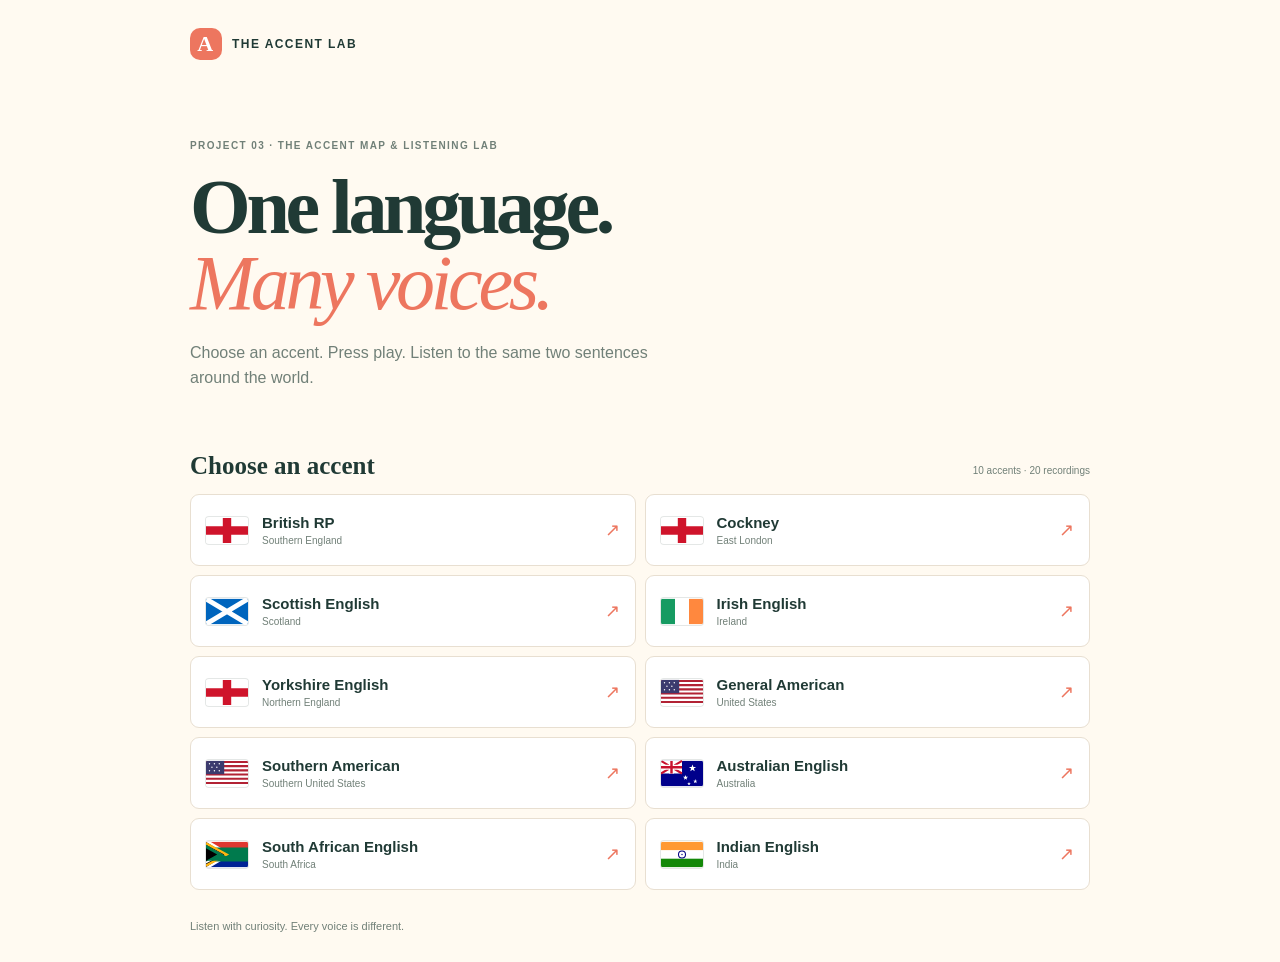
<file: index.html>
<!doctype html>
<html lang="en">
<head>
  <meta charset="utf-8">
  <meta name="viewport" content="width=device-width,initial-scale=1">
  <meta name="theme-color" content="#fffaf1">
  <meta name="description" content="Choose an English accent and listen to two short audio samples.">
  <title>The Accent Lab — Choose an accent</title>
  <link rel="stylesheet" href="./styles.css">
</head>
<body>
  <main class="home">
    <header class="brand"><span class="brand-mark">A</span><span>THE ACCENT LAB</span></header>
    <section class="intro">
      <p class="eyebrow">PROJECT 03 · THE ACCENT MAP & LISTENING LAB</p>
      <h1>One language.<br><em>Many voices.</em></h1>
      <p>Choose an accent. Press play. Listen to the same two sentences around the world.</p>
    </section>
    <section class="accent-section" aria-labelledby="accent-heading">
      <div class="section-heading"><h2 id="accent-heading">Choose an accent</h2><span>10 accents · 20 recordings</span></div>
      <div class="accent-grid" id="accent-grid"></div>
    </section>
    <footer>Listen with curiosity. Every voice is different.</footer>
  </main>
  <script src="./app.js"></script>
</body>
</html>
</file>
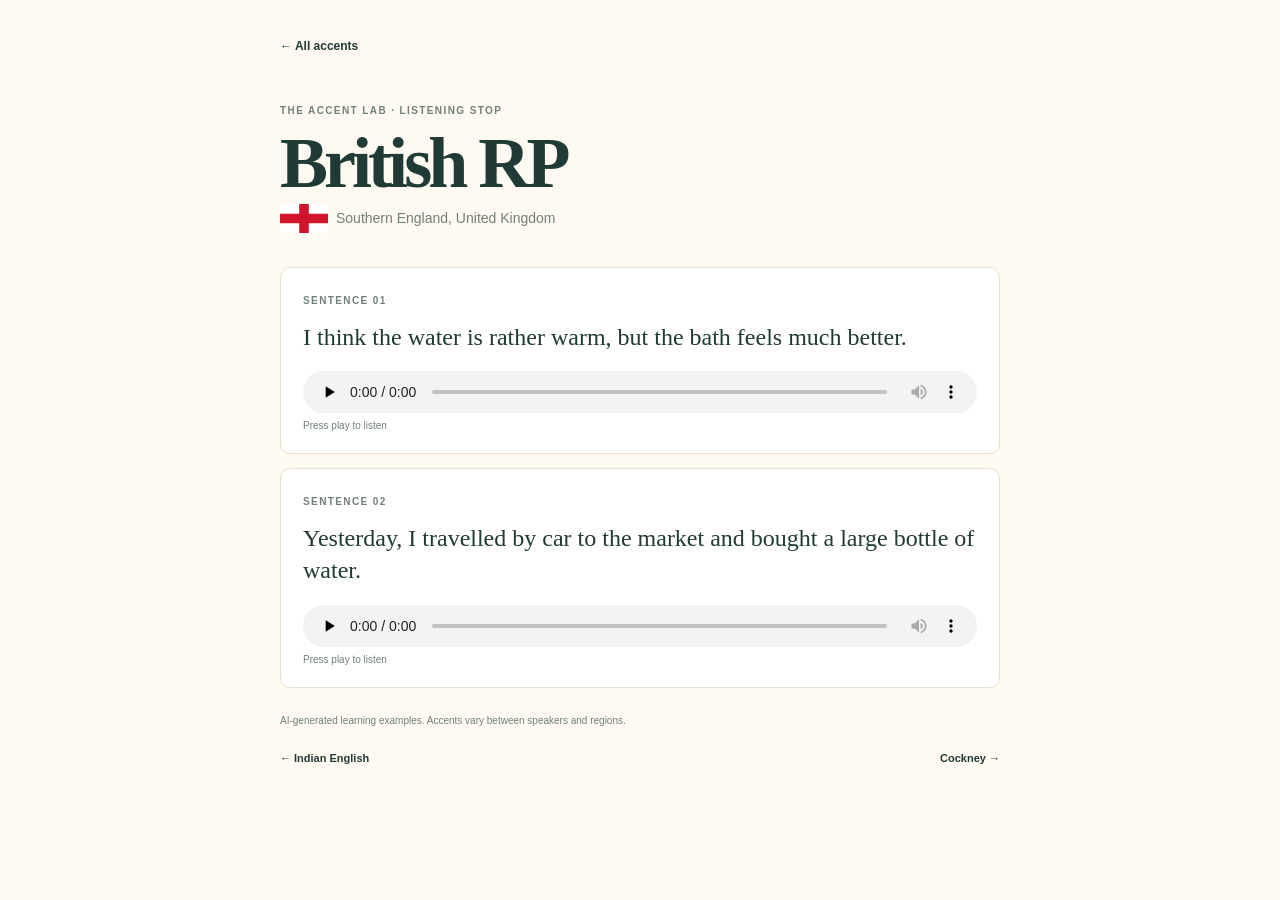
<file: listen.html>
<!doctype html>
<html lang="en">
<head>
  <meta charset="utf-8">
  <meta name="viewport" content="width=device-width,initial-scale=1">
  <meta name="theme-color" content="#fffaf1">
  <meta name="description" content="Listen to two sentences in this variety of English.">
  <title>Listen — The Accent Lab</title>
  <link rel="stylesheet" href="./styles.css">
</head>
<body class="listen-page">
  <main class="listen-wrap">
    <a class="back-link" href="./index.html">← All accents</a>
    <p class="eyebrow">THE ACCENT LAB · LISTENING STOP</p>
    <h1 id="accent-name">Loading…</h1>
    <p class="region" id="accent-region"></p>
    <section id="recordings" class="recordings" aria-label="Audio samples"></section>
    <p class="ai-note">AI-generated learning examples. Accents vary between speakers and regions.</p>
    <nav class="next-nav"><a id="previous-link" href="./index.html">← Previous</a><a id="next-link" href="./index.html">Next →</a></nav>
  </main>
  <script src="./app.js"></script>
</body>
</html>
</file>
<file: styles.css>
:root{font-family:Arial,Helvetica,sans-serif;color:#203a35;background:#fffaf1;font-synthesis:none;--ink:#203a35;--muted:#718078;--coral:#ed765f;--line:#e8dfd1;--white:#fff}
*{box-sizing:border-box}
body{margin:0;min-height:100vh}
a{color:inherit}
.home,.listen-wrap{width:min(100% - 40px,900px);margin:0 auto}
.home{padding:28px 0 22px}
.brand{display:flex;align-items:center;gap:10px;font-size:12px;font-weight:800;letter-spacing:.12em}
.brand-mark{width:32px;height:32px;border-radius:10px;background:var(--coral);color:#fff;display:grid;place-items:center;font-family:Georgia,serif;font-size:22px}
.intro{padding:70px 0 45px;max-width:650px}
.eyebrow,.sample-label{font-size:10px;font-weight:800;letter-spacing:.14em;color:var(--muted)}
h1{font-family:Georgia,serif;font-size:clamp(48px,8vw,78px);line-height:.98;letter-spacing:-.055em;margin:18px 0}
h1 em{font-weight:400;color:var(--coral)}
.intro>p:last-child{font-size:16px;line-height:1.6;color:var(--muted);max-width:470px}
.section-heading{display:flex;justify-content:space-between;align-items:baseline;gap:15px;margin-bottom:14px}
.section-heading h2{font-family:Georgia,serif;font-size:25px;margin:0}
.section-heading span{font-size:10px;color:var(--muted)}
.accent-grid{display:grid;grid-template-columns:repeat(2,minmax(0,1fr));gap:9px}
.accent-link{min-height:72px;touch-action:manipulation;display:flex;align-items:center;gap:14px;padding:13px 15px;background:var(--white);border:1px solid var(--line);border-radius:9px;text-decoration:none;font-size:15px;font-weight:700;transition:border-color .15s,transform .15s}
.accent-link:hover,.accent-link:focus-visible{border-color:var(--coral);transform:translateY(-2px);outline:2px solid var(--coral);outline-offset:2px}.accent-link:active{transform:scale(.99)}
.accent-link .flag-icon{width:42px;min-width:42px;height:27px;display:block;border-radius:3px;overflow:hidden;box-shadow:0 0 0 1px rgba(32,58,53,.12)}.flag-icon svg{display:block;width:100%;height:100%}.flag-large{width:48px;height:29px;flex:none}
.accent-link small{display:block;margin-top:4px;font-size:10px;font-weight:400;color:var(--muted)}
.accent-link .arrow{margin-left:auto;color:var(--coral);font-size:18px}
footer{padding:30px 0 8px;color:var(--muted);font-size:11px}
.listen-wrap{max-width:720px;padding:36px 0 55px}
.back-link{display:inline-block;text-decoration:none;font-size:12px;font-weight:700;margin-bottom:42px}
.listen-wrap h1{font-size:clamp(48px,9vw,72px);margin:12px 0 5px}
.region{margin:0;color:var(--muted);font-size:14px;display:flex;align-items:center;gap:8px}
.recordings{display:grid;gap:14px;margin-top:34px}
.recording{padding:22px;background:var(--white);border:1px solid var(--line);border-radius:10px}
.recording p{font-family:Georgia,serif;font-size:clamp(19px,4vw,24px);line-height:1.35;margin:13px 0 18px}
.recording audio{display:block;width:100%;height:42px}
.audio-status{display:block;margin-top:7px;color:var(--muted);font-size:10px}
.ai-note{margin-top:25px;color:var(--muted);font-size:10px;line-height:1.5}
.next-nav{display:flex;justify-content:space-between;gap:12px;margin-top:24px;font-size:11px;font-weight:700}
.next-nav a{text-decoration:none}
@media(min-width:561px) and (max-width:900px){.home{width:min(100% - 56px,900px)}.accent-grid{grid-template-columns:repeat(2,minmax(0,1fr))}.accent-link{min-height:76px}}\n@media(max-width:560px){.home,.listen-wrap{width:min(100% - 32px,900px)}.intro{padding:52px 0 34px}.intro>p:last-child{font-size:14px}.section-heading{align-items:start}.section-heading h2{font-size:22px}.section-heading span{font-size:9px;text-align:right}.accent-grid{grid-template-columns:1fr;gap:7px}.accent-link{min-height:64px;padding:10px 12px}.listen-wrap{padding-top:24px}.back-link{margin-bottom:34px}.recording{padding:17px}.recording p{font-size:20px}}
@media(prefers-reduced-motion:reduce){*,*::before,*::after{scroll-behavior:auto!important;transition:none!important}}
</file>
